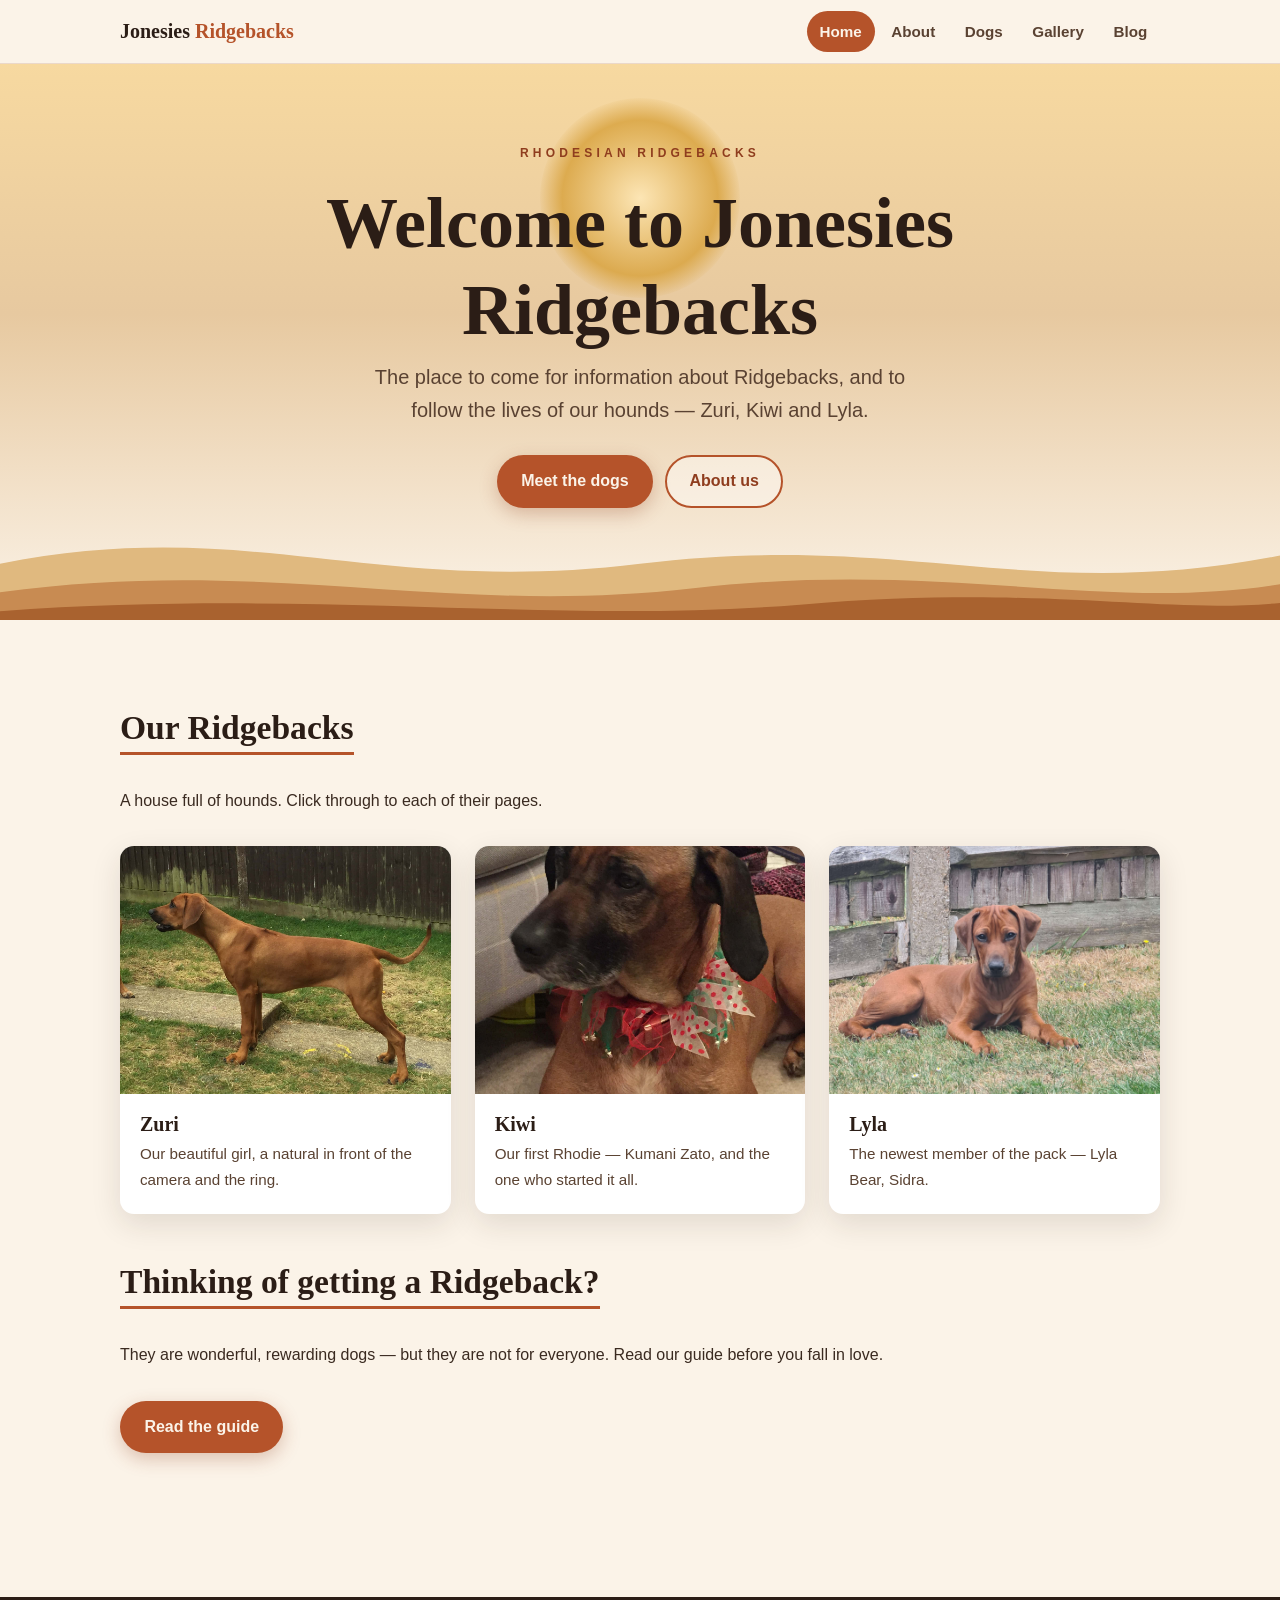
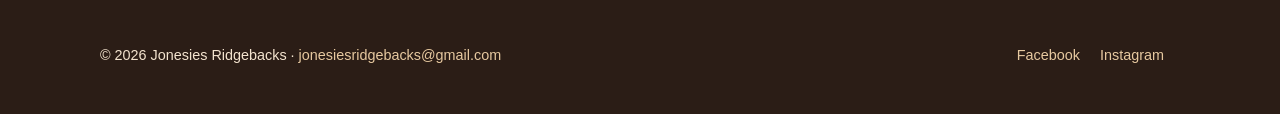
<file: index.html>
<!DOCTYPE html>
<html lang="en-GB">
<head>
  <meta charset="UTF-8">
  <meta name="viewport" content="width=device-width, initial-scale=1.0">
  <title>Jonesies Ridgebacks &middot; Rhodesian Ridgebacks</title>
  <meta name="description" content="Jonesies Ridgebacks - living with, raising and showing Rhodesian Ridgebacks. Meet Zuri, Kiwi and Lyla.">
  <link rel="stylesheet" href="css/site.css">
  <link rel="canonical" href="https://jonesiesridgebacks.co.uk/">
  <link rel="icon" type="image/svg+xml" href="/favicon.svg">
  <link rel="icon" type="image/png" sizes="192x192" href="/icons/icon-192.png">
  <link rel="apple-touch-icon" sizes="180x180" href="/icons/apple-touch-icon.png">
  <link rel="manifest" href="/manifest.json">
  <meta name="apple-mobile-web-app-capable" content="yes">
  <meta name="apple-mobile-web-app-title" content="Jonesies Ridgebacks">
  <meta name="robots" content="index, follow">
  <meta name="theme-color" content="#b5532a">
  <meta name="author" content="Steven Jones">
  <meta property="og:site_name" content="Jonesies Ridgebacks">
  <meta property="og:type" content="website">
  <meta property="og:locale" content="en_GB">
  <meta property="og:title" content="Jonesies Ridgebacks &middot; Rhodesian Ridgebacks">
  <meta property="og:description" content="Living with, raising and showing Rhodesian Ridgebacks. Meet Zuri, Kiwi and Lyla.">
  <meta property="og:url" content="https://jonesiesridgebacks.co.uk/">
  <meta property="og:image" content="https://res.cloudinary.com/drpgpzh1d/image/upload/v1602072969/Rhodesian-Ridgeback-kiw-zuri_2_truirp.jpg">
  <meta name="twitter:card" content="summary_large_image">
  <meta name="twitter:title" content="Jonesies Ridgebacks &middot; Rhodesian Ridgebacks">
  <meta name="twitter:description" content="Living with, raising and showing Rhodesian Ridgebacks. Meet Zuri, Kiwi and Lyla.">
  <meta name="twitter:image" content="https://res.cloudinary.com/drpgpzh1d/image/upload/v1602072969/Rhodesian-Ridgeback-kiw-zuri_2_truirp.jpg">
  <script type="application/ld+json">
  {
    "@context": "https://schema.org",
    "@type": "WebSite",
    "name": "Jonesies Ridgebacks",
    "url": "https://jonesiesridgebacks.co.uk/",
    "description": "Living with, raising and showing Rhodesian Ridgebacks.",
    "inLanguage": "en-GB",
    "publisher": {
      "@type": "Organization",
      "name": "Jonesies Ridgebacks",
      "logo": "https://jonesiesridgebacks.co.uk/favicon.svg",
      "sameAs": [
        "https://www.facebook.com/jonesies.ridgebacks/",
        "https://instagram.com/jonesiesridgebacks/"
      ]
    }
  }
  </script>
</head>
<body>

  <header class="site-header">
    <div class="site-header__inner">
      <a class="brand" href="index.html">Jonesies <span>Ridgebacks</span></a>
      <button class="nav-toggle" aria-expanded="false" aria-controls="site-nav">Menu</button>
      <nav id="site-nav" class="site-nav" aria-label="Primary">
        <a href="index.html" aria-current="page">Home</a>
        <a href="about.html">About</a>
        <a href="dogs.html">Dogs</a>
        <a href="gallery.html">Gallery</a>
        <a href="blog.html">Blog</a>
      </nav>
    </div>
  </header>

  <main>
    <section class="hero">
      <div class="hero__sun" aria-hidden="true"></div>
      <div class="hero__inner">
        <p class="hero__eyebrow">Rhodesian Ridgebacks</p>
        <h1>Welcome to Jonesies Ridgebacks</h1>
        <p class="hero__lead">
          The place to come for information about Ridgebacks, and to follow the
          lives of our hounds &mdash; Zuri, Kiwi and Lyla.
        </p>
        <div class="btn-row">
          <a class="btn btn--primary" href="dogs.html">Meet the dogs</a>
          <a class="btn btn--ghost" href="about.html">About us</a>
        </div>
      </div>
      <svg class="hero__dunes" viewBox="0 0 1440 220" preserveAspectRatio="none" aria-hidden="true">
        <path fill="#e0b97f" d="M0,150 C280,90 420,190 720,150 C1020,110 1160,200 1440,140 L1440,220 L0,220 Z"></path>
        <path fill="#c88b52" d="M0,185 C300,140 500,215 780,180 C1060,145 1240,210 1440,175 L1440,220 L0,220 Z"></path>
        <path fill="#a9622f" d="M0,208 C360,180 620,225 900,200 C1180,175 1300,212 1440,198 L1440,220 L0,220 Z"></path>
      </svg>
    </section>

    <div class="page">
      <section class="section">
        <h2>Our Ridgebacks</h2>
        <p class="page-header">A house full of hounds. Click through to each of their pages.</p>
        <div class="card-grid">
          <a class="card" href="zuri.html">
            <div class="card__media">
              <img data-photo="Zuri" src="images/zuri.png" alt="Zuri the Rhodesian Ridgeback">
            </div>
            <div class="card__body">
              <h3>Zuri</h3>
              <p>Our beautiful girl, a natural in front of the camera and the ring.</p>
            </div>
          </a>
          <a class="card" href="kiwi.html">
            <div class="card__media">
              <img data-photo="Kiwi" src="images/kiwi.png" alt="Kiwi the Rhodesian Ridgeback">
            </div>
            <div class="card__body">
              <h3>Kiwi</h3>
              <p>Our first Rhodie &mdash; Kumani Zato, and the one who started it all.</p>
            </div>
          </a>
          <a class="card" href="lyla.html">
            <div class="card__media">
              <img data-photo="Lyla" src="images/lyla.png" alt="Lyla the Rhodesian Ridgeback">
            </div>
            <div class="card__body">
              <h3>Lyla</h3>
              <p>The newest member of the pack &mdash; Lyla Bear, Sidra.</p>
            </div>
          </a>
        </div>
      </section>

      <section class="section">
        <h2>Thinking of getting a Ridgeback?</h2>
        <p class="page-header">
          They are wonderful, rewarding dogs &mdash; but they are not for everyone.
          Read our guide before you fall in love.
        </p>
        <a class="btn btn--primary" href="about.html">Read the guide</a>
      </section>
    </div>
  </main>

  <footer class="site-footer">
    <div class="site-footer__inner">
      <p>&copy; 2026 Jonesies Ridgebacks &middot;
        <a href="mailto:jonesiesridgebacks@gmail.com">jonesiesridgebacks@gmail.com</a>
      </p>
      <p>
        <a href="https://www.facebook.com/jonesies.ridgebacks/">Facebook</a>
        <a href="https://instagram.com/jonesiesridgebacks/">Instagram</a>
      </p>
    </div>
  </footer>

  <script src="js/main.js"></script>
</body>
</html>
</file>
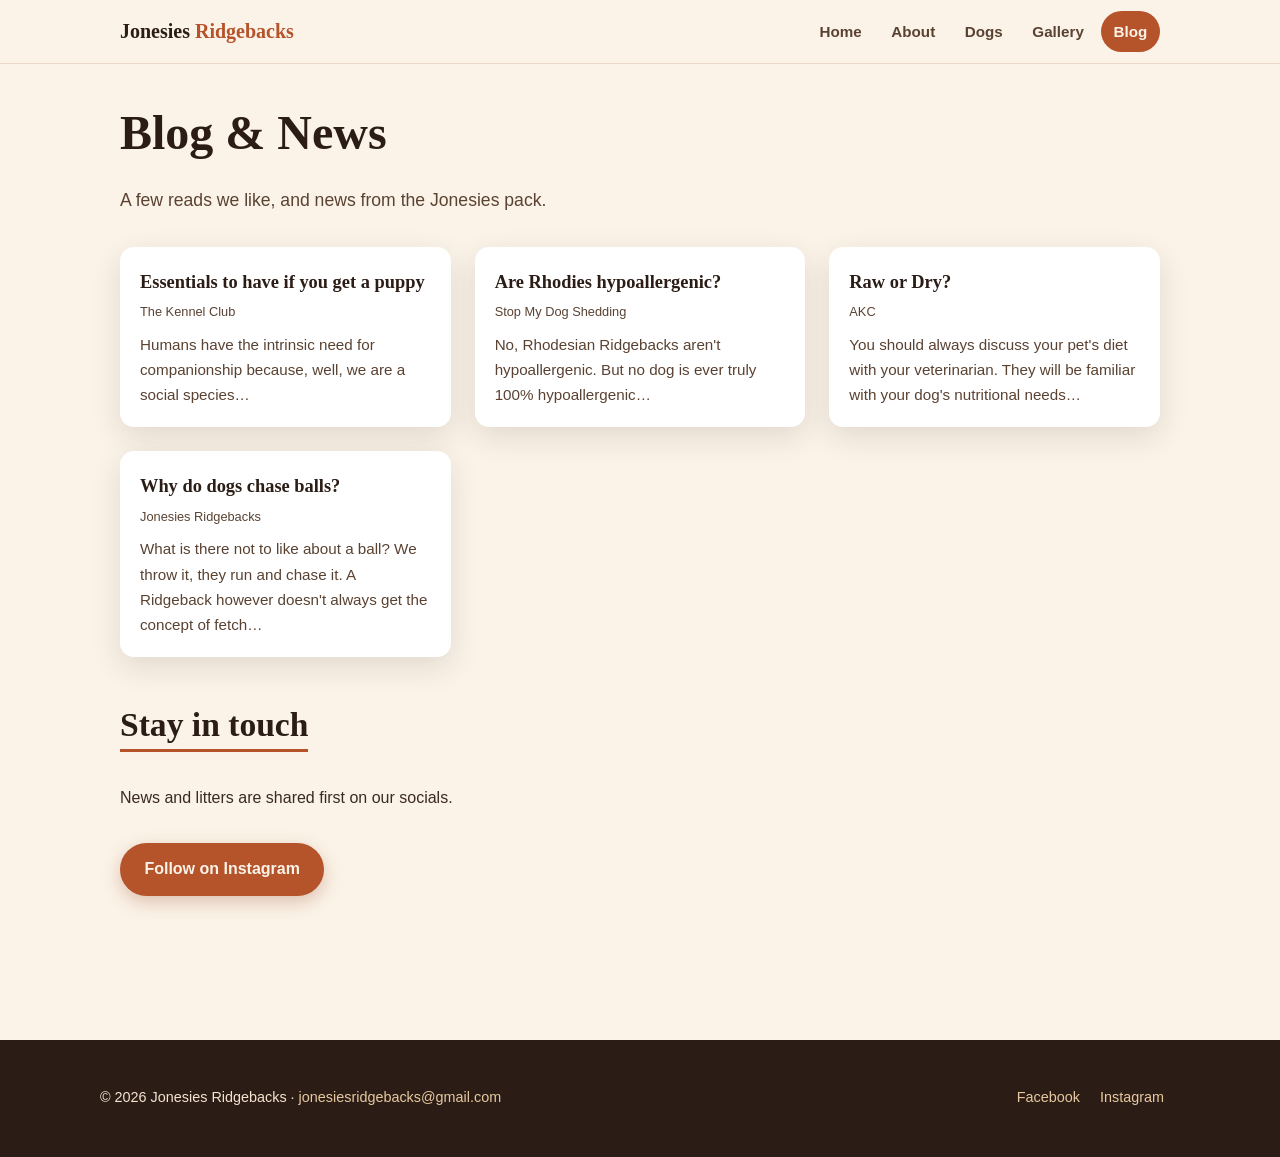
<file: blog.html>
<!DOCTYPE html>
<html lang="en-GB">
<head>
  <meta charset="UTF-8">
  <meta name="viewport" content="width=device-width, initial-scale=1.0">
  <title>Blog &amp; News &middot; Jonesies Ridgebacks</title>
  <meta name="description" content="News and useful reads about Rhodesian Ridgebacks.">
  <link rel="stylesheet" href="css/site.css">
  <link rel="canonical" href="https://jonesiesridgebacks.co.uk/blog.html">
  <link rel="icon" type="image/svg+xml" href="/favicon.svg">
  <link rel="icon" type="image/png" sizes="192x192" href="/icons/icon-192.png">
  <link rel="apple-touch-icon" sizes="180x180" href="/icons/apple-touch-icon.png">
  <link rel="manifest" href="/manifest.json">
  <meta name="apple-mobile-web-app-capable" content="yes">
  <meta name="apple-mobile-web-app-title" content="Jonesies Ridgebacks">
  <meta name="robots" content="index, follow">
  <meta name="theme-color" content="#b5532a">
  <meta name="author" content="Steven Jones">
  <meta property="og:site_name" content="Jonesies Ridgebacks">
  <meta property="og:type" content="website">
  <meta property="og:locale" content="en_GB">
  <meta property="og:title" content="Blog &amp; News &middot; Jonesies Ridgebacks">
  <meta property="og:description" content="News and useful reads about Rhodesian Ridgebacks.">
  <meta property="og:url" content="https://jonesiesridgebacks.co.uk/blog.html">
  <meta property="og:image" content="https://res.cloudinary.com/drpgpzh1d/image/upload/v1602072969/Rhodesian-Ridgeback-kiw-zuri_2_truirp.jpg">
  <meta name="twitter:card" content="summary_large_image">
  <meta name="twitter:title" content="Blog &amp; News &middot; Jonesies Ridgebacks">
  <meta name="twitter:description" content="News and useful reads about Rhodesian Ridgebacks.">
  <meta name="twitter:image" content="https://res.cloudinary.com/drpgpzh1d/image/upload/v1602072969/Rhodesian-Ridgeback-kiw-zuri_2_truirp.jpg">
</head>
<body>

  <header class="site-header">
    <div class="site-header__inner">
      <a class="brand" href="index.html">Jonesies <span>Ridgebacks</span></a>
      <button class="nav-toggle" aria-expanded="false" aria-controls="site-nav">Menu</button>
      <nav id="site-nav" class="site-nav" aria-label="Primary">
        <a href="index.html">Home</a>
        <a href="about.html">About</a>
        <a href="dogs.html">Dogs</a>
        <a href="gallery.html">Gallery</a>
        <a href="blog.html" aria-current="page">Blog</a>
      </nav>
    </div>
  </header>

  <main class="page">
    <div class="page-header">
      <h1>Blog &amp; News</h1>
      <p>A few reads we like, and news from the Jonesies pack.</p>
    </div>

    <div class="post-list">
      <article class="post-item">
        <a class="post-title"
          href="https://www.thekennelclub.org.uk/getting-a-dog/buying-a-dog/essential-equipment-for-your-puppy-or-dog/">
          Essentials to have if you get a puppy</a>
        <div class="post-meta">The Kennel Club</div>
        <p>Humans have the intrinsic need for companionship because, well, we are
          a social species&hellip;</p>
      </article>

      <article class="post-item">
        <a class="post-title" href="https://stopmydogshedding.com/do-rhodesian-ridgebacks-shed-much-hair">
          Are Rhodies hypoallergenic?</a>
        <div class="post-meta">Stop My Dog Shedding</div>
        <p>No, Rhodesian Ridgebacks aren't hypoallergenic. But no dog is ever
          truly 100% hypoallergenic&hellip;</p>
      </article>

      <article class="post-item">
        <a class="post-title" href="https://www.akc.org/expert-advice/nutrition/feed-my-dog-raw-food-or-dog-kibble/">
          Raw or Dry?</a>
        <div class="post-meta">AKC</div>
        <p>You should always discuss your pet's diet with your veterinarian. They
          will be familiar with your dog's nutritional needs&hellip;</p>
      </article>

      <article class="post-item">
        <a class="post-title" href="about.html">Why do dogs chase balls?</a>
        <div class="post-meta">Jonesies Ridgebacks</div>
        <p>What is there not to like about a ball? We throw it, they run and chase
          it. A Ridgeback however doesn't always get the concept of fetch&hellip;</p>
      </article>
    </div>

    <section class="section">
      <h2>Stay in touch</h2>
      <p class="page-header">News and litters are shared first on our socials.</p>
      <a class="btn btn--primary" href="https://instagram.com/jonesiesridgebacks/">Follow on Instagram</a>
    </section>
  </main>

  <footer class="site-footer">
    <div class="site-footer__inner">
      <p>&copy; 2026 Jonesies Ridgebacks &middot;
        <a href="mailto:jonesiesridgebacks@gmail.com">jonesiesridgebacks@gmail.com</a>
      </p>
      <p>
        <a href="https://www.facebook.com/jonesies.ridgebacks/">Facebook</a>
        <a href="https://instagram.com/jonesiesridgebacks/">Instagram</a>
      </p>
    </div>
  </footer>

  <script src="js/main.js"></script>
</body>
</html>
</file>
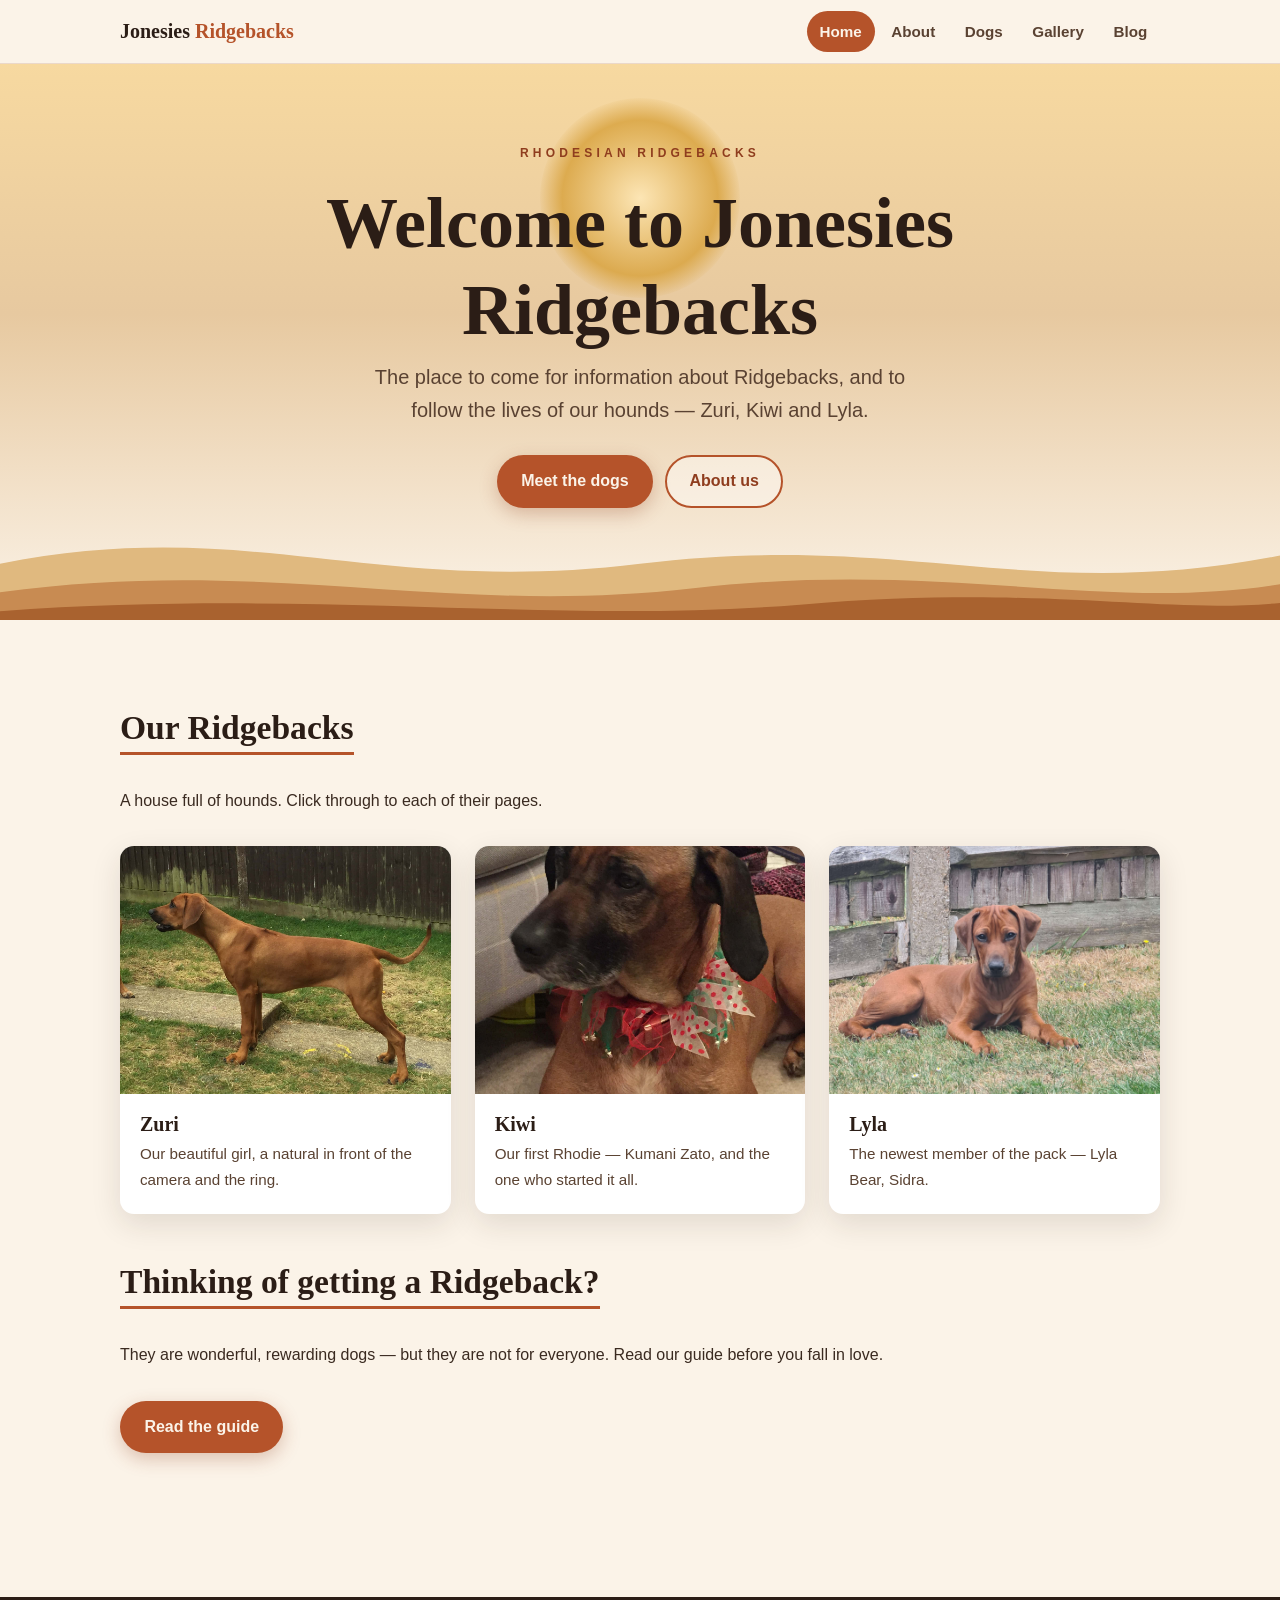
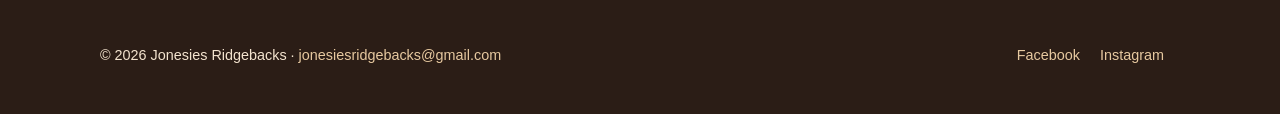
<file: contact.html>
<!DOCTYPE html>
<html lang="en-GB">
<head>
  <meta charset="UTF-8">
  <meta name="viewport" content="width=device-width, initial-scale=1.0">
  <title>Redirecting &middot; Jonesies Ridgebacks</title>
  <link rel="canonical" href="https://jonesiesridgebacks.co.uk/">
  <meta name="robots" content="noindex, follow">
  <meta http-equiv="refresh" content="0; url=/">
  <script>window.location.replace("/");</script>
</head>
<body>
  <p>Redirecting to <a href="/">the Jonesies Ridgebacks home page</a>&hellip;</p>
</body>
</html>
</file>
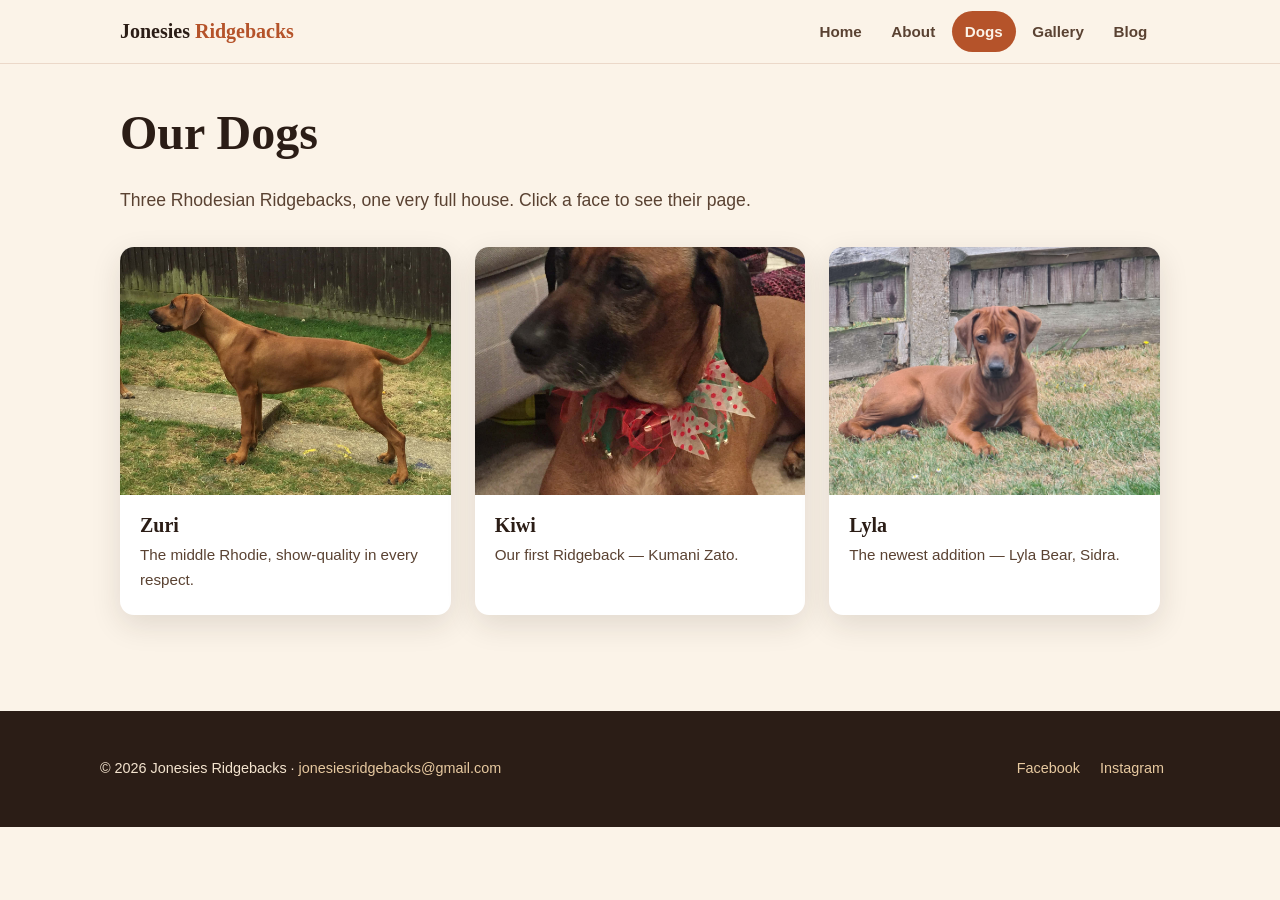
<file: dogs.html>
<!DOCTYPE html>
<html lang="en-GB">
<head>
  <meta charset="UTF-8">
  <meta name="viewport" content="width=device-width, initial-scale=1.0">
  <title>Our Dogs &middot; Jonesies Ridgebacks</title>
  <meta name="description" content="Meet the Jonesies Ridgebacks - Zuri, Kiwi and Lyla.">
  <link rel="stylesheet" href="css/site.css">
  <link rel="canonical" href="https://jonesiesridgebacks.co.uk/dogs.html">
  <link rel="icon" type="image/svg+xml" href="/favicon.svg">
  <link rel="icon" type="image/png" sizes="192x192" href="/icons/icon-192.png">
  <link rel="apple-touch-icon" sizes="180x180" href="/icons/apple-touch-icon.png">
  <link rel="manifest" href="/manifest.json">
  <meta name="apple-mobile-web-app-capable" content="yes">
  <meta name="apple-mobile-web-app-title" content="Jonesies Ridgebacks">
  <meta name="robots" content="index, follow">
  <meta name="theme-color" content="#b5532a">
  <meta name="author" content="Steven Jones">
  <meta property="og:site_name" content="Jonesies Ridgebacks">
  <meta property="og:type" content="website">
  <meta property="og:locale" content="en_GB">
  <meta property="og:title" content="Our Dogs &middot; Jonesies Ridgebacks">
  <meta property="og:description" content="Meet the Jonesies Ridgebacks - Zuri, Kiwi and Lyla.">
  <meta property="og:url" content="https://jonesiesridgebacks.co.uk/dogs.html">
  <meta property="og:image" content="https://res.cloudinary.com/drpgpzh1d/image/upload/v1602072969/Rhodesian-Ridgeback-kiw-zuri_2_truirp.jpg">
  <meta name="twitter:card" content="summary_large_image">
  <meta name="twitter:title" content="Our Dogs &middot; Jonesies Ridgebacks">
  <meta name="twitter:description" content="Meet the Jonesies Ridgebacks - Zuri, Kiwi and Lyla.">
  <meta name="twitter:image" content="https://res.cloudinary.com/drpgpzh1d/image/upload/v1602072969/Rhodesian-Ridgeback-kiw-zuri_2_truirp.jpg">
</head>
<body>

  <header class="site-header">
    <div class="site-header__inner">
      <a class="brand" href="index.html">Jonesies <span>Ridgebacks</span></a>
      <button class="nav-toggle" aria-expanded="false" aria-controls="site-nav">Menu</button>
      <nav id="site-nav" class="site-nav" aria-label="Primary">
        <a href="index.html">Home</a>
        <a href="about.html">About</a>
        <a href="dogs.html" aria-current="page">Dogs</a>
        <a href="gallery.html">Gallery</a>
        <a href="blog.html">Blog</a>
      </nav>
    </div>
  </header>

  <main class="page">
    <div class="page-header">
      <h1>Our Dogs</h1>
      <p>Three Rhodesian Ridgebacks, one very full house. Click a face to see
        their page.</p>
    </div>

    <div class="card-grid">
      <a class="card" href="zuri.html">
        <div class="card__media">
          <img data-photo="Zuri" src="images/zuri.png" alt="Zuri the Rhodesian Ridgeback">
        </div>
        <div class="card__body">
          <h3>Zuri</h3>
          <p>The middle Rhodie, show-quality in every respect.</p>
        </div>
      </a>
      <a class="card" href="kiwi.html">
        <div class="card__media">
          <img data-photo="Kiwi" src="images/kiwi.png" alt="Kiwi the Rhodesian Ridgeback">
        </div>
        <div class="card__body">
          <h3>Kiwi</h3>
          <p>Our first Ridgeback &mdash; Kumani Zato.</p>
        </div>
      </a>
      <a class="card" href="lyla.html">
        <div class="card__media">
          <img data-photo="Lyla" src="images/lyla.png" alt="Lyla the Rhodesian Ridgeback">
        </div>
        <div class="card__body">
          <h3>Lyla</h3>
          <p>The newest addition &mdash; Lyla Bear, Sidra.</p>
        </div>
      </a>
    </div>
  </main>

  <footer class="site-footer">
    <div class="site-footer__inner">
      <p>&copy; 2026 Jonesies Ridgebacks &middot;
        <a href="mailto:jonesiesridgebacks@gmail.com">jonesiesridgebacks@gmail.com</a>
      </p>
      <p>
        <a href="https://www.facebook.com/jonesies.ridgebacks/">Facebook</a>
        <a href="https://instagram.com/jonesiesridgebacks/">Instagram</a>
      </p>
    </div>
  </footer>

  <script src="js/main.js"></script>
</body>
</html>
</file>
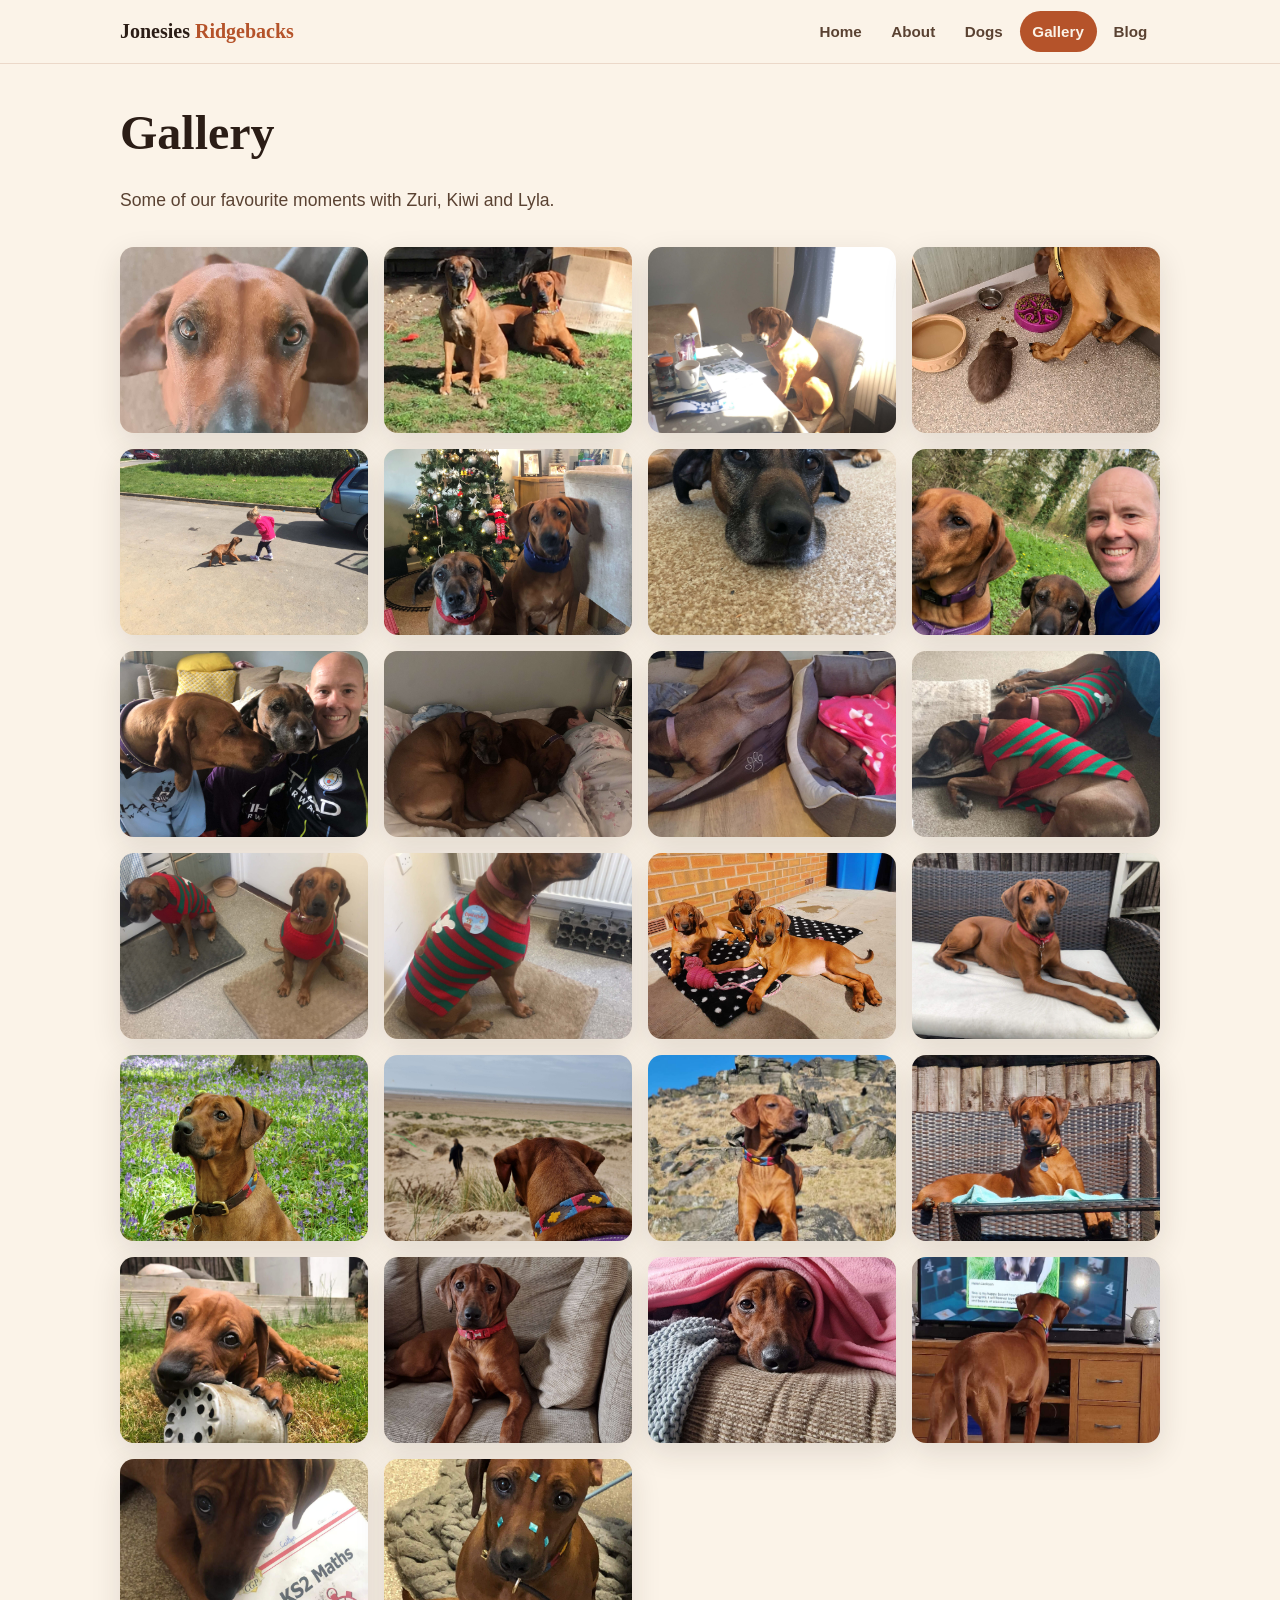
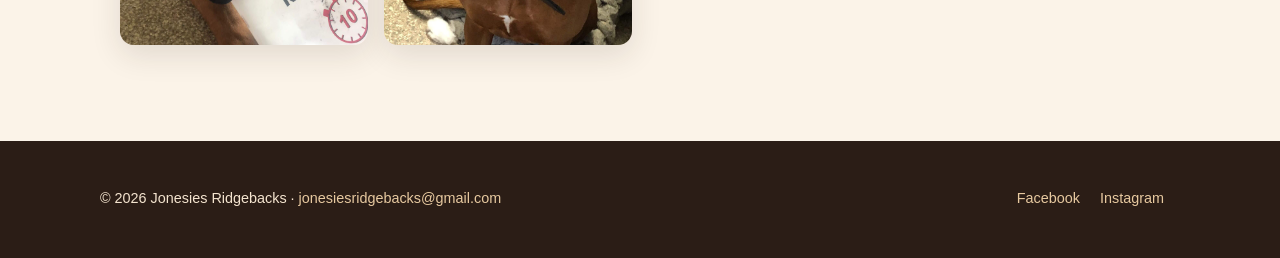
<file: gallery.html>
<!DOCTYPE html>
<html lang="en-GB">
<head>
  <meta charset="UTF-8">
  <meta name="viewport" content="width=device-width, initial-scale=1.0">
  <title>Gallery &middot; Jonesies Ridgebacks</title>
  <meta name="description" content="Photo gallery of the Jonesies Ridgebacks - Zuri, Kiwi and Lyla.">
  <link rel="stylesheet" href="css/site.css">
  <link rel="canonical" href="https://jonesiesridgebacks.co.uk/gallery.html">
  <link rel="icon" type="image/svg+xml" href="/favicon.svg">
  <link rel="icon" type="image/png" sizes="192x192" href="/icons/icon-192.png">
  <link rel="apple-touch-icon" sizes="180x180" href="/icons/apple-touch-icon.png">
  <link rel="manifest" href="/manifest.json">
  <meta name="apple-mobile-web-app-capable" content="yes">
  <meta name="apple-mobile-web-app-title" content="Jonesies Ridgebacks">
  <meta name="robots" content="index, follow">
  <meta name="theme-color" content="#b5532a">
  <meta name="author" content="Steven Jones">
  <meta property="og:site_name" content="Jonesies Ridgebacks">
  <meta property="og:type" content="website">
  <meta property="og:locale" content="en_GB">
  <meta property="og:title" content="Gallery &middot; Jonesies Ridgebacks">
  <meta property="og:description" content="Photo gallery of the Jonesies Ridgebacks - Zuri, Kiwi and Lyla.">
  <meta property="og:url" content="https://jonesiesridgebacks.co.uk/gallery.html">
  <meta property="og:image" content="https://res.cloudinary.com/drpgpzh1d/image/upload/v1602072969/Rhodesian-Ridgeback-kiw-zuri_2_truirp.jpg">
  <meta name="twitter:card" content="summary_large_image">
  <meta name="twitter:title" content="Gallery &middot; Jonesies Ridgebacks">
  <meta name="twitter:description" content="Photo gallery of the Jonesies Ridgebacks.">
  <meta name="twitter:image" content="https://res.cloudinary.com/drpgpzh1d/image/upload/v1602072969/Rhodesian-Ridgeback-kiw-zuri_2_truirp.jpg">
</head>
<body>

  <header class="site-header">
    <div class="site-header__inner">
      <a class="brand" href="index.html">Jonesies <span>Ridgebacks</span></a>
      <button class="nav-toggle" aria-expanded="false" aria-controls="site-nav">Menu</button>
      <nav id="site-nav" class="site-nav" aria-label="Primary">
        <a href="index.html">Home</a>
        <a href="about.html">About</a>
        <a href="dogs.html">Dogs</a>
        <a href="gallery.html" aria-current="page">Gallery</a>
        <a href="blog.html">Blog</a>
      </nav>
    </div>
  </header>

  <main class="page">
    <div class="page-header">
      <h1>Gallery</h1>
      <p>Some of our favourite moments with Zuri, Kiwi and Lyla.</p>
    </div>

    <div class="dog-gallery">
      <figure><img data-photo="Zuri" src="images/zuri-ears.jpg" alt="Zuri with her ears up"></figure>
      <figure><img data-photo="Zuri in the sun" src="images/sunloving.jpg" alt="A Ridgeback enjoying the sunshine"></figure>
      <figure><img data-photo="Zuri at the table" src="images/zuri-waiting-table.jpg" alt="Zuri waiting at the table"></figure>
      <figure><img data-photo="Zuri and her bunny" src="images/zuriandbunny.jpg" alt="Zuri with her bunny"></figure>
      <figure><img data-photo="Zuri and friends" src="images/zuriandc.jpg" alt="Zuri and friends"></figure>
      <figure><img data-photo="Zuri and Kiwi" src="images/zuri-kiwi.jpg" alt="Zuri and Kiwi together"></figure>
      <figure><img data-photo="Kiwi" src="images/kiwi-old-bear.jpg" alt="Kiwi, our old bear"></figure>
      <figure><img data-photo="Kiwi on the run" src="images/kiwi-run.jpg" alt="Kiwi on the run"></figure>
      <figure><img data-photo="City dogs" src="images/citydogs.jpg" alt="The dogs in the city"></figure>
      <figure><img data-photo="The hounds on the bed" src="images/dogs-on-bed.jpg" alt="The dogs on the bed"></figure>
      <figure><img data-photo="The hounds on the beds" src="images/dog-beds.jpg" alt="The dogs on their beds"></figure>
      <figure><img data-photo="Christmas hounds" src="images/xmasdogs1.jpg" alt="The dogs at Christmas"></figure>
      <figure><img data-photo="Christmas hounds" src="images/xmasdogs2.jpg" alt="The dogs at Christmas"></figure>
      <figure><img data-photo="Christmas hounds" src="images/xmasdogs3.jpg" alt="The dogs at Christmas"></figure>
      <figure><img data-photo="Lyla as a puppy" src="images/lyla-puppy-pose.jpg" alt="Lyla as a puppy"></figure>
      <figure><img data-photo="Lyla posing" src="images/lyla-posing.jpg" alt="Lyla posing"></figure>
      <figure><img data-photo="Lyla in the bluebells" src="images/lyla-bluebells.jpg" alt="Lyla among the bluebells"></figure>
      <figure><img data-photo="Lyla at the beach" src="images/lyla-beach.jpg" alt="Lyla at the beach"></figure>
      <figure><img data-photo="Lyla on the rocks" src="images/lyla-rock-pose.jpg" alt="Lyla sitting on the rocks"></figure>
      <figure><img data-photo="Lyla on the garden seat" src="images/lyla-gardenseat.jpg" alt="Lyla on the garden seat"></figure>
      <figure><img data-photo="Lyla in the plant pot" src="images/lyla-plantpot.jpg" alt="Lyla sitting in a plant pot"></figure>
      <figure><img data-photo="Lyla on the sofa" src="images/lyla-sofa.jpg" alt="Lyla on the sofa"></figure>
      <figure><img data-photo="Lyla on her blanket" src="images/lyla-blanket.jpg" alt="Lyla on her blanket"></figure>
      <figure><img data-photo="Lyla watching TV" src="images/lyla-tv.jpg" alt="Lyla watching television"></figure>
      <figure><img data-photo="Lyla ate my homework" src="images/lyla-ate-my-homework.jpg" alt="Lyla after eating homework"></figure>
      <figure><img data-photo="Lyla" src="images/lyla-stickypads.jpg" alt="Lyla"></figure>
    </div>
  </main>

  <footer class="site-footer">
    <div class="site-footer__inner">
      <p>&copy; 2026 Jonesies Ridgebacks &middot;
        <a href="mailto:jonesiesridgebacks@gmail.com">jonesiesridgebacks@gmail.com</a>
      </p>
      <p>
        <a href="https://www.facebook.com/jonesies.ridgebacks/">Facebook</a>
        <a href="https://instagram.com/jonesiesridgebacks/">Instagram</a>
      </p>
    </div>
  </footer>

  <script src="js/main.js"></script>
</body>
</html>
</file>
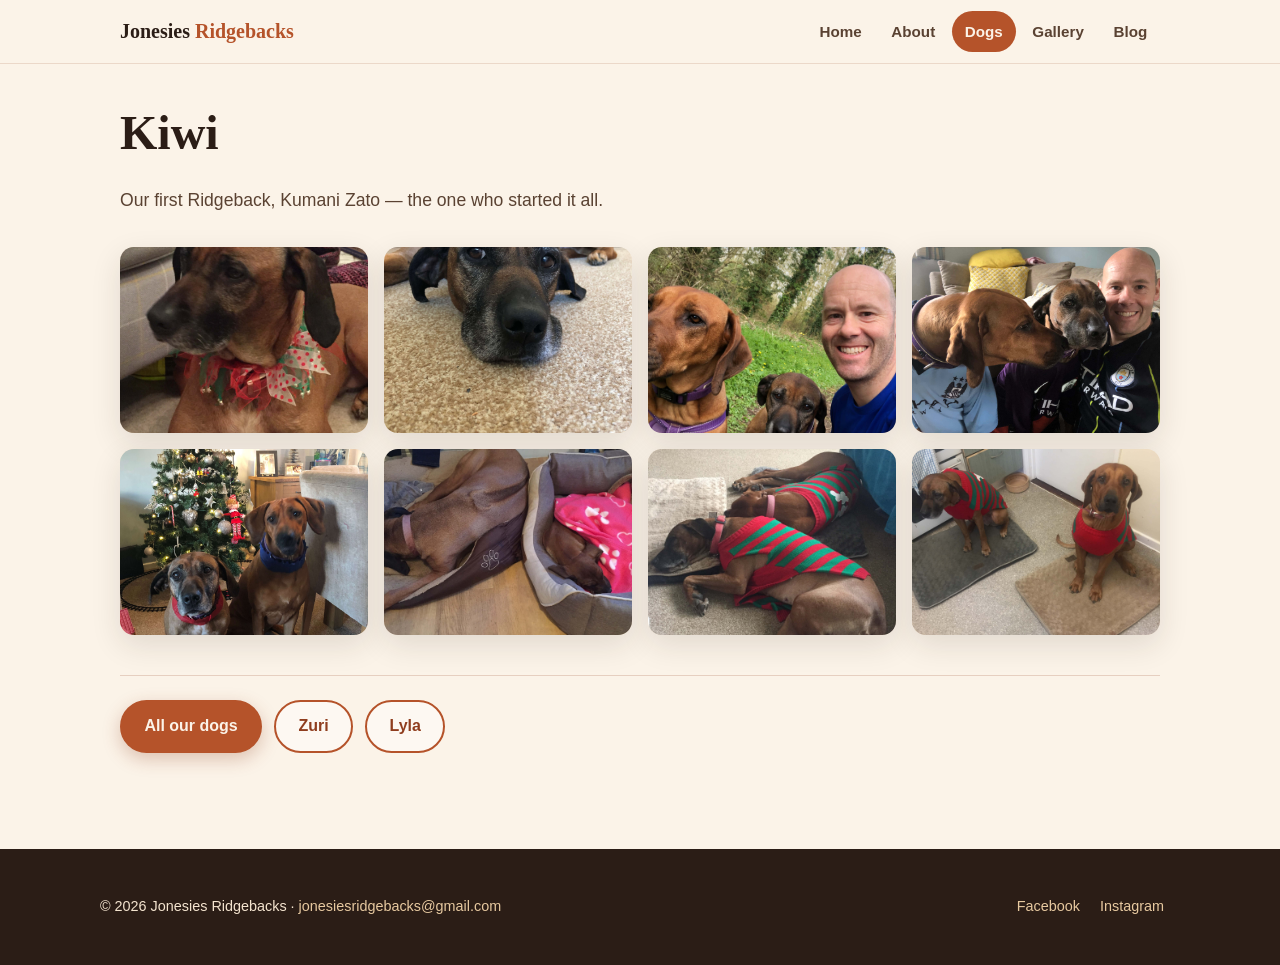
<file: kiwi.html>
<!DOCTYPE html>
<html lang="en-GB">
<head>
  <meta charset="UTF-8">
  <meta name="viewport" content="width=device-width, initial-scale=1.0">
  <title>Kiwi &middot; Jonesies Ridgebacks</title>
  <meta name="description" content="Kiwi - Kumani Zato, our first Ridgeback.">
  <link rel="stylesheet" href="css/site.css">
  <link rel="canonical" href="https://jonesiesridgebacks.co.uk/kiwi.html">
  <link rel="icon" type="image/svg+xml" href="/favicon.svg">
  <link rel="icon" type="image/png" sizes="192x192" href="/icons/icon-192.png">
  <link rel="apple-touch-icon" sizes="180x180" href="/icons/apple-touch-icon.png">
  <link rel="manifest" href="/manifest.json">
  <meta name="apple-mobile-web-app-capable" content="yes">
  <meta name="apple-mobile-web-app-title" content="Jonesies Ridgebacks">
  <meta name="robots" content="index, follow">
  <meta name="theme-color" content="#b5532a">
  <meta name="author" content="Steven Jones">
  <meta property="og:site_name" content="Jonesies Ridgebacks">
  <meta property="og:type" content="website">
  <meta property="og:locale" content="en_GB">
  <meta property="og:title" content="Kiwi &middot; Jonesies Ridgebacks">
  <meta property="og:description" content="Kiwi - Kumani Zato, our first Ridgeback.">
  <meta property="og:url" content="https://jonesiesridgebacks.co.uk/kiwi.html">
  <meta property="og:image" content="https://res.cloudinary.com/drpgpzh1d/image/upload/v1602072969/Rhodesian-Ridgeback-kiw-zuri_2_truirp.jpg">
  <meta name="twitter:card" content="summary_large_image">
  <meta name="twitter:title" content="Kiwi &middot; Jonesies Ridgebacks">
  <meta name="twitter:description" content="Kiwi - Kumani Zato, our first Ridgeback.">
  <meta name="twitter:image" content="https://res.cloudinary.com/drpgpzh1d/image/upload/v1602072969/Rhodesian-Ridgeback-kiw-zuri_2_truirp.jpg">
</head>
<body>

  <header class="site-header">
    <div class="site-header__inner">
      <a class="brand" href="index.html">Jonesies <span>Ridgebacks</span></a>
      <button class="nav-toggle" aria-expanded="false" aria-controls="site-nav">Menu</button>
      <nav id="site-nav" class="site-nav" aria-label="Primary">
        <a href="index.html">Home</a>
        <a href="about.html">About</a>
        <a href="dogs.html" aria-current="page">Dogs</a>
        <a href="gallery.html">Gallery</a>
        <a href="blog.html">Blog</a>
      </nav>
    </div>
  </header>

  <main class="page">
    <div class="page-header">
      <h1>Kiwi</h1>
      <p>Our first Ridgeback, Kumani Zato &mdash; the one who started it all.</p>
    </div>

    <div class="dog-gallery">
      <figure><img data-photo="Kiwi" src="images/kiwi.png" alt="Kiwi the Rhodesian Ridgeback"></figure>
      <figure><img data-photo="Kiwi" src="images/kiwi-old-bear.jpg" alt="Kiwi, our old bear"></figure>
      <figure><img data-photo="Kiwi on the run" src="images/kiwi-run.jpg" alt="Kiwi on the run"></figure>
      <figure><img data-photo="City dogs" src="images/citydogs.jpg" alt="The dogs in the city"></figure>
      <figure><img data-photo="Kiwi and Zuri" src="images/zuri-kiwi.jpg" alt="Kiwi and Zuri together"></figure>
      <figure><img data-photo="The hounds on the beds" src="images/dog-beds.jpg" alt="The dogs on their beds"></figure>
      <figure><img data-photo="Christmas hounds" src="images/xmasdogs1.jpg" alt="The dogs at Christmas"></figure>
      <figure><img data-photo="Christmas hounds" src="images/xmasdogs2.jpg" alt="The dogs at Christmas"></figure>
    </div>

    <nav class="dog-nav" aria-label="Dog pages">
      <a class="btn btn--primary" href="dogs.html">All our dogs</a>
      <a class="btn btn--ghost" href="zuri.html">Zuri</a>
      <a class="btn btn--ghost" href="lyla.html">Lyla</a>
    </nav>
  </main>

  <footer class="site-footer">
    <div class="site-footer__inner">
      <p>&copy; 2026 Jonesies Ridgebacks &middot;
        <a href="mailto:jonesiesridgebacks@gmail.com">jonesiesridgebacks@gmail.com</a>
      </p>
      <p>
        <a href="https://www.facebook.com/jonesies.ridgebacks/">Facebook</a>
        <a href="https://instagram.com/jonesiesridgebacks/">Instagram</a>
      </p>
    </div>
  </footer>

  <script src="js/main.js"></script>
</body>
</html>
</file>
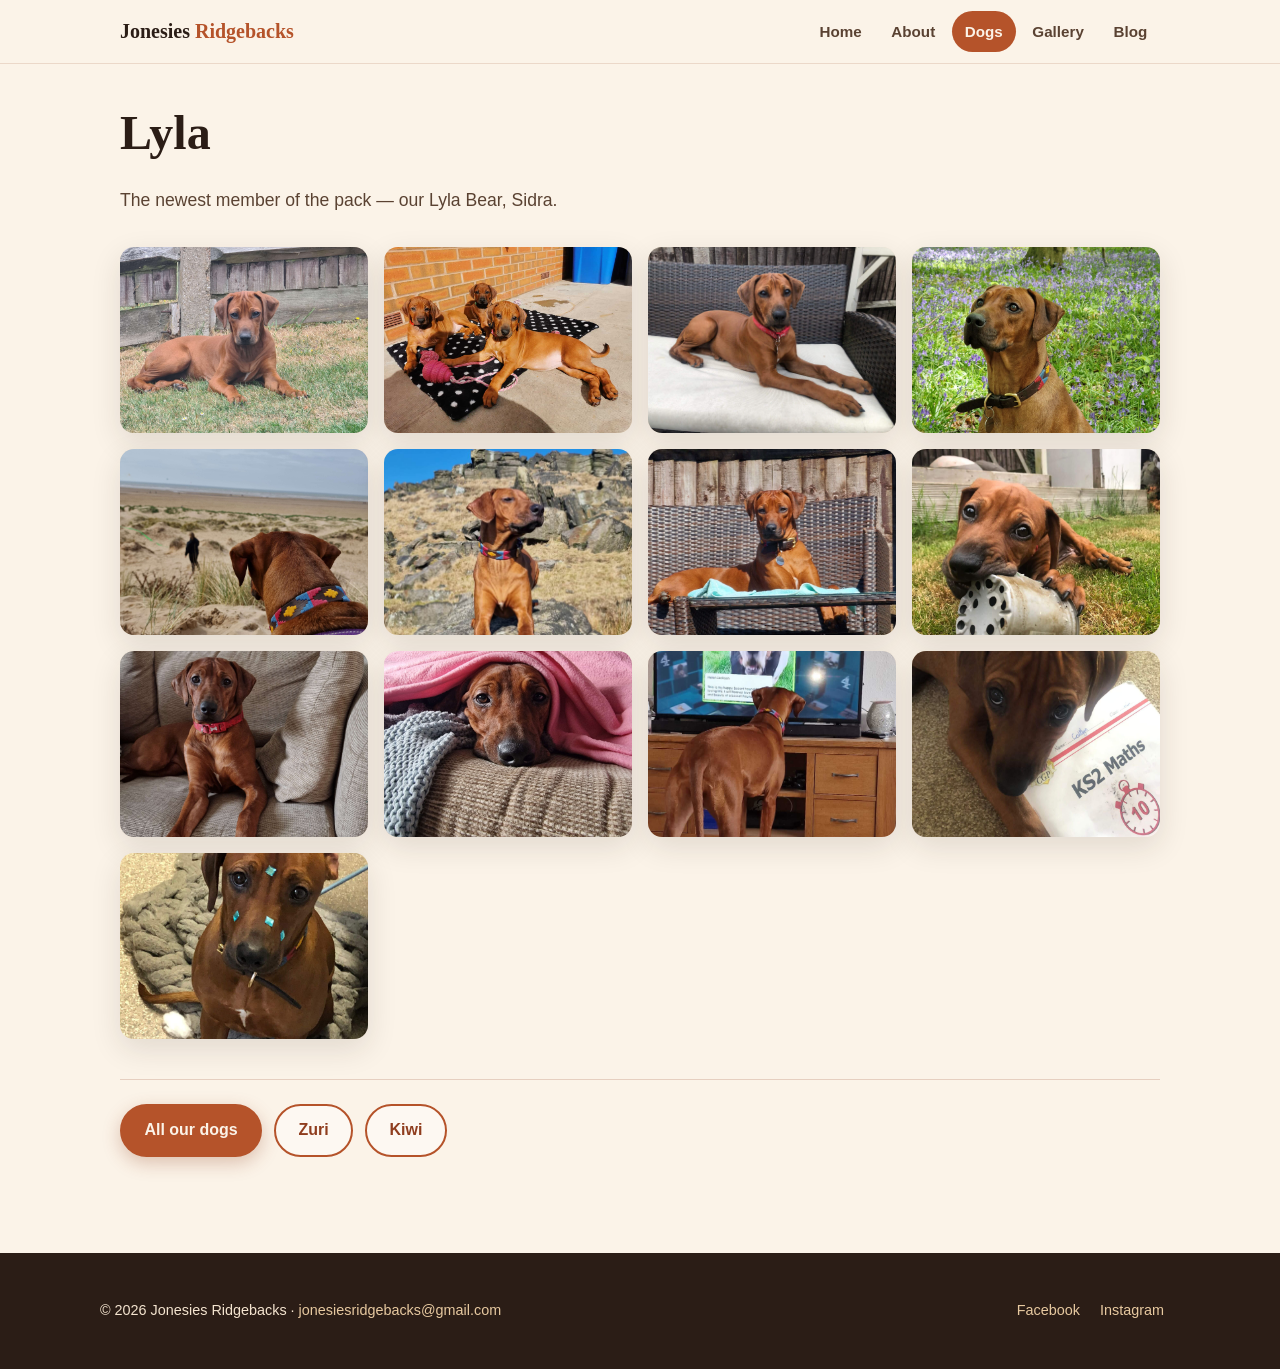
<file: lyla.html>
<!DOCTYPE html>
<html lang="en-GB">
<head>
  <meta charset="UTF-8">
  <meta name="viewport" content="width=device-width, initial-scale=1.0">
  <title>Lyla &middot; Jonesies Ridgebacks</title>
  <meta name="description" content="Lyla - our newest Rhodesian Ridgeback, Lyla Bear Sidra.">
  <link rel="stylesheet" href="css/site.css">
  <link rel="canonical" href="https://jonesiesridgebacks.co.uk/lyla.html">
  <link rel="icon" type="image/svg+xml" href="/favicon.svg">
  <link rel="icon" type="image/png" sizes="192x192" href="/icons/icon-192.png">
  <link rel="apple-touch-icon" sizes="180x180" href="/icons/apple-touch-icon.png">
  <link rel="manifest" href="/manifest.json">
  <meta name="apple-mobile-web-app-capable" content="yes">
  <meta name="apple-mobile-web-app-title" content="Jonesies Ridgebacks">
  <meta name="robots" content="index, follow">
  <meta name="theme-color" content="#b5532a">
  <meta name="author" content="Steven Jones">
  <meta property="og:site_name" content="Jonesies Ridgebacks">
  <meta property="og:type" content="website">
  <meta property="og:locale" content="en_GB">
  <meta property="og:title" content="Lyla &middot; Jonesies Ridgebacks">
  <meta property="og:description" content="Lyla - our newest Rhodesian Ridgeback, Lyla Bear Sidra.">
  <meta property="og:url" content="https://jonesiesridgebacks.co.uk/lyla.html">
  <meta property="og:image" content="https://res.cloudinary.com/drpgpzh1d/image/upload/v1602072969/Rhodesian-Ridgeback-kiw-zuri_2_truirp.jpg">
  <meta name="twitter:card" content="summary_large_image">
  <meta name="twitter:title" content="Lyla &middot; Jonesies Ridgebacks">
  <meta name="twitter:description" content="Lyla - our newest Rhodesian Ridgeback, Lyla Bear Sidra.">
  <meta name="twitter:image" content="https://res.cloudinary.com/drpgpzh1d/image/upload/v1602072969/Rhodesian-Ridgeback-kiw-zuri_2_truirp.jpg">
</head>
<body>

  <header class="site-header">
    <div class="site-header__inner">
      <a class="brand" href="index.html">Jonesies <span>Ridgebacks</span></a>
      <button class="nav-toggle" aria-expanded="false" aria-controls="site-nav">Menu</button>
      <nav id="site-nav" class="site-nav" aria-label="Primary">
        <a href="index.html">Home</a>
        <a href="about.html">About</a>
        <a href="dogs.html" aria-current="page">Dogs</a>
        <a href="gallery.html">Gallery</a>
        <a href="blog.html">Blog</a>
      </nav>
    </div>
  </header>

  <main class="page">
    <div class="page-header">
      <h1>Lyla</h1>
      <p>The newest member of the pack &mdash; our Lyla Bear, Sidra.</p>
    </div>

    <div class="dog-gallery">
      <figure><img data-photo="Lyla" src="images/lyla.png" alt="Lyla the Rhodesian Ridgeback"></figure>
      <figure><img data-photo="Lyla as a puppy" src="images/lyla-puppy-pose.jpg" alt="Lyla as a puppy"></figure>
      <figure><img data-photo="Lyla posing" src="images/lyla-posing.jpg" alt="Lyla posing"></figure>
      <figure><img data-photo="Lyla in the bluebells" src="images/lyla-bluebells.jpg" alt="Lyla among the bluebells"></figure>
      <figure><img data-photo="Lyla at the beach" src="images/lyla-beach.jpg" alt="Lyla at the beach"></figure>
      <figure><img data-photo="Lyla on the rocks" src="images/lyla-rock-pose.jpg" alt="Lyla sitting on the rocks"></figure>
      <figure><img data-photo="Lyla on the garden seat" src="images/lyla-gardenseat.jpg" alt="Lyla on the garden seat"></figure>
      <figure><img data-photo="Lyla in the plant pot" src="images/lyla-plantpot.jpg" alt="Lyla sitting in a plant pot"></figure>
      <figure><img data-photo="Lyla on the sofa" src="images/lyla-sofa.jpg" alt="Lyla on the sofa"></figure>
      <figure><img data-photo="Lyla on her blanket" src="images/lyla-blanket.jpg" alt="Lyla on her blanket"></figure>
      <figure><img data-photo="Lyla watching TV" src="images/lyla-tv.jpg" alt="Lyla watching television"></figure>
      <figure><img data-photo="Lyla ate my homework" src="images/lyla-ate-my-homework.jpg" alt="Lyla after eating homework"></figure>
      <figure><img data-photo="Lyla" src="images/lyla-stickypads.jpg" alt="Lyla"></figure>
    </div>

    <nav class="dog-nav" aria-label="Dog pages">
      <a class="btn btn--primary" href="dogs.html">All our dogs</a>
      <a class="btn btn--ghost" href="zuri.html">Zuri</a>
      <a class="btn btn--ghost" href="kiwi.html">Kiwi</a>
    </nav>
  </main>

  <footer class="site-footer">
    <div class="site-footer__inner">
      <p>&copy; 2026 Jonesies Ridgebacks &middot;
        <a href="mailto:jonesiesridgebacks@gmail.com">jonesiesridgebacks@gmail.com</a>
      </p>
      <p>
        <a href="https://www.facebook.com/jonesies.ridgebacks/">Facebook</a>
        <a href="https://instagram.com/jonesiesridgebacks/">Instagram</a>
      </p>
    </div>
  </footer>

  <script src="js/main.js"></script>
</body>
</html>
</file>
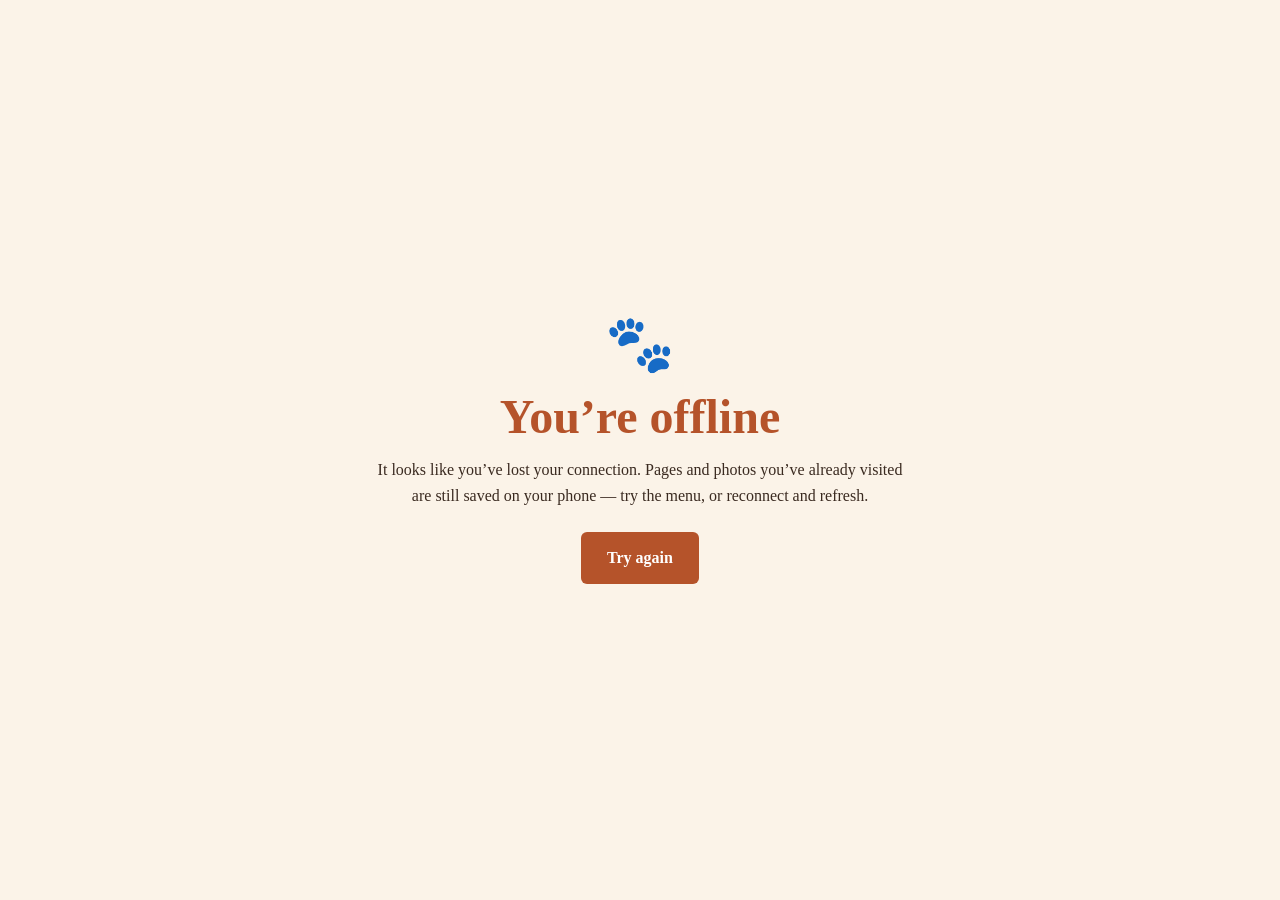
<file: offline.html>
<!DOCTYPE html>
<html lang="en-GB">
<head>
  <meta charset="UTF-8">
  <meta name="viewport" content="width=device-width, initial-scale=1.0">
  <title>Offline &middot; Jonesies Ridgebacks</title>
  <meta name="robots" content="noindex, nofollow">
  <link rel="icon" type="image/svg+xml" href="/favicon.svg">
  <link rel="icon" type="image/png" sizes="192x192" href="/icons/icon-192.png">
  <link rel="apple-touch-icon" sizes="180x180" href="/icons/apple-touch-icon.png">
  <link rel="manifest" href="/manifest.json">
  <meta name="theme-color" content="#b5532a">
  <link rel="stylesheet" href="/css/site.css">
  <style>
    body {
      background: #fbf3e8;
      color: #3a2a20;
      font-family: Georgia, "Times New Roman", serif;
      margin: 0;
      padding: 0;
    }
    .offline-wrap {
      min-height: 100vh;
      display: flex;
      flex-direction: column;
      align-items: center;
      justify-content: center;
      text-align: center;
      padding: 2rem;
      box-sizing: border-box;
    }
    .offline-emoji {
      font-size: 3.5rem;
      line-height: 1;
      margin-bottom: 1rem;
    }
    .offline-wrap h1 {
      color: #b5532a;
      margin: 0 0 0.75rem;
    }
    .offline-wrap p {
      max-width: 34rem;
      line-height: 1.6;
      margin: 0 auto 1.5rem;
    }
    .offline-btn {
      display: inline-block;
      background: #b5532a;
      color: #fff;
      text-decoration: none;
      padding: 0.8rem 1.6rem;
      border-radius: 6px;
      font-weight: bold;
    }
  </style>
</head>
<body>

  <main class="offline-wrap">
    <div class="offline-emoji" aria-hidden="true">🐾</div>
    <h1>You&rsquo;re offline</h1>
    <p>
      It looks like you&rsquo;ve lost your connection. Pages and photos
      you&rsquo;ve already visited are still saved on your phone &mdash; try the
      menu, or reconnect and refresh.
    </p>
    <a class="offline-btn" href="/">Try again</a>
  </main>

</body>
</html>
</file>
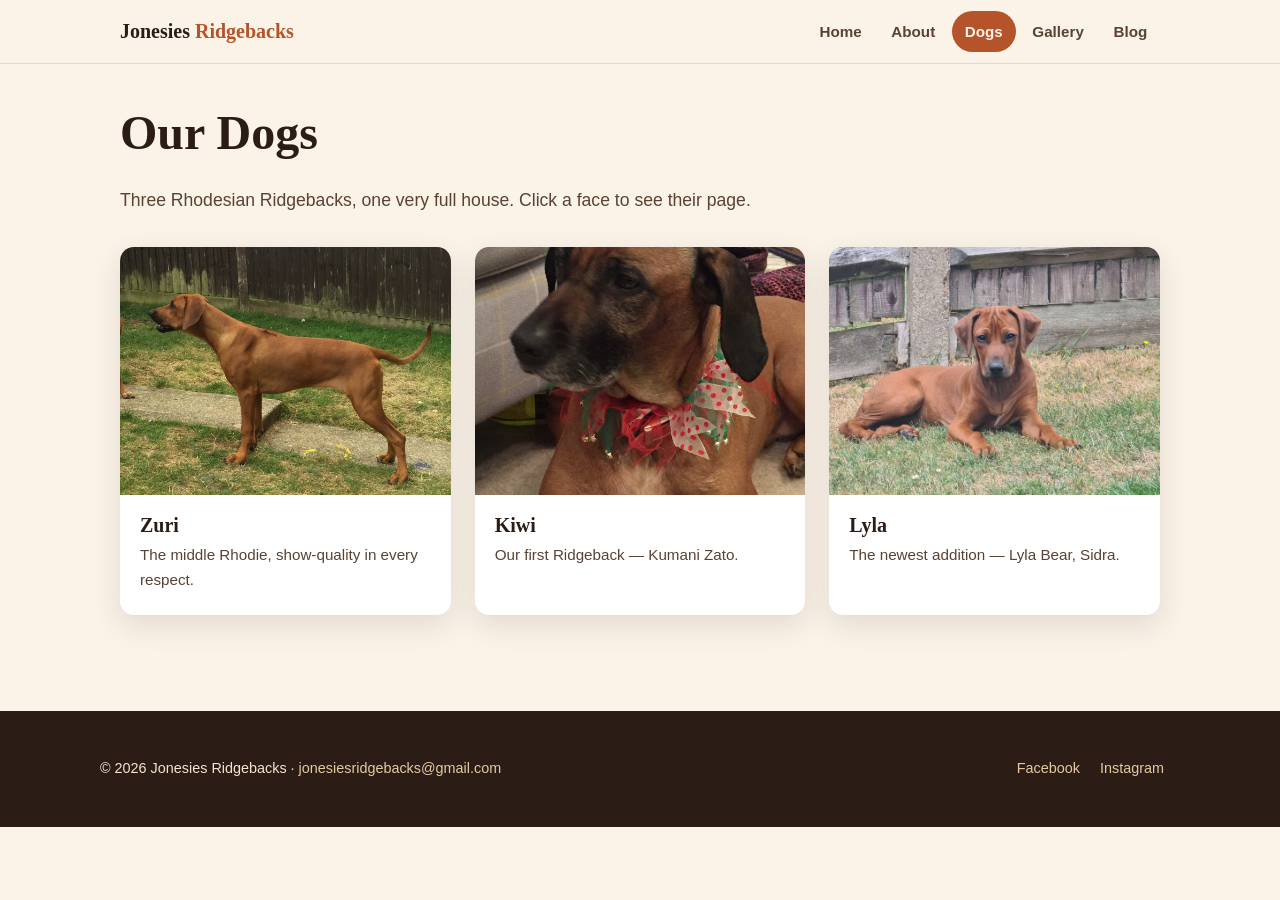
<file: our-dogs.html>
<!DOCTYPE html>
<html lang="en-GB">
<head>
  <meta charset="UTF-8">
  <meta name="viewport" content="width=device-width, initial-scale=1.0">
  <title>Redirecting &middot; Jonesies Ridgebacks</title>
  <link rel="canonical" href="https://jonesiesridgebacks.co.uk/dogs.html">
  <meta name="robots" content="noindex, follow">
  <meta http-equiv="refresh" content="0; url=/dogs.html">
  <script>window.location.replace("/dogs.html");</script>
</head>
<body>
  <p>Redirecting to <a href="/dogs.html">Our Dogs</a>&hellip;</p>
</body>
</html>
</file>
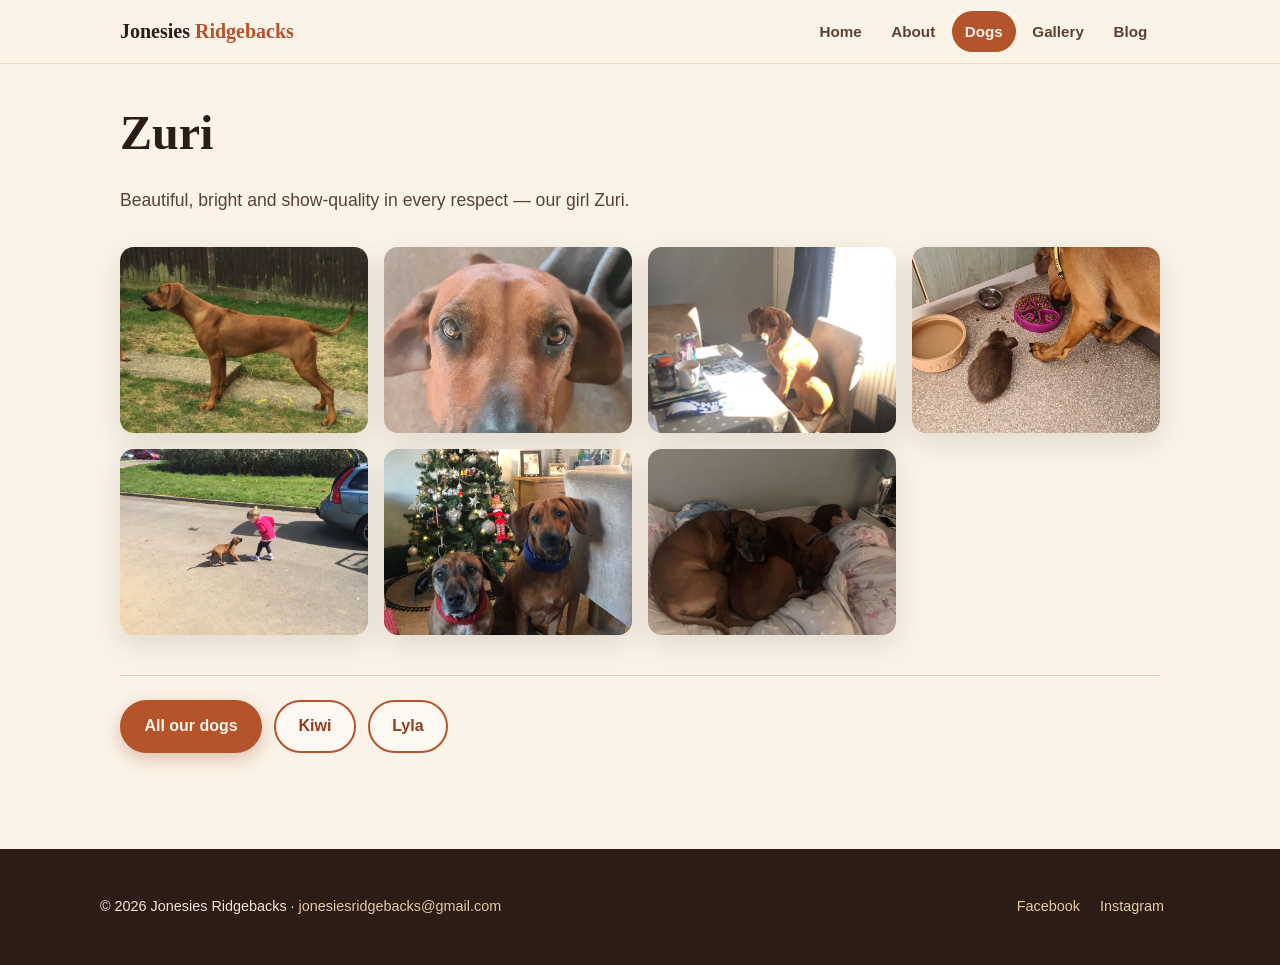
<file: zuri.html>
<!DOCTYPE html>
<html lang="en-GB">
<head>
  <meta charset="UTF-8">
  <meta name="viewport" content="width=device-width, initial-scale=1.0">
  <title>Zuri &middot; Jonesies Ridgebacks</title>
  <meta name="description" content="Zuri - one of the Jonesies Ridgebacks.">
  <link rel="stylesheet" href="css/site.css">
  <link rel="canonical" href="https://jonesiesridgebacks.co.uk/zuri.html">
  <link rel="icon" type="image/svg+xml" href="/favicon.svg">
  <link rel="icon" type="image/png" sizes="192x192" href="/icons/icon-192.png">
  <link rel="apple-touch-icon" sizes="180x180" href="/icons/apple-touch-icon.png">
  <link rel="manifest" href="/manifest.json">
  <meta name="apple-mobile-web-app-capable" content="yes">
  <meta name="apple-mobile-web-app-title" content="Jonesies Ridgebacks">
  <meta name="robots" content="index, follow">
  <meta name="theme-color" content="#b5532a">
  <meta name="author" content="Steven Jones">
  <meta property="og:site_name" content="Jonesies Ridgebacks">
  <meta property="og:type" content="website">
  <meta property="og:locale" content="en_GB">
  <meta property="og:title" content="Zuri &middot; Jonesies Ridgebacks">
  <meta property="og:description" content="Zuri - one of the Jonesies Ridgebacks.">
  <meta property="og:url" content="https://jonesiesridgebacks.co.uk/zuri.html">
  <meta property="og:image" content="https://res.cloudinary.com/drpgpzh1d/image/upload/v1602072969/Rhodesian-Ridgeback-kiw-zuri_2_truirp.jpg">
  <meta name="twitter:card" content="summary_large_image">
  <meta name="twitter:title" content="Zuri &middot; Jonesies Ridgebacks">
  <meta name="twitter:description" content="Zuri - one of the Jonesies Ridgebacks.">
  <meta name="twitter:image" content="https://res.cloudinary.com/drpgpzh1d/image/upload/v1602072969/Rhodesian-Ridgeback-kiw-zuri_2_truirp.jpg">
</head>
<body>

  <header class="site-header">
    <div class="site-header__inner">
      <a class="brand" href="index.html">Jonesies <span>Ridgebacks</span></a>
      <button class="nav-toggle" aria-expanded="false" aria-controls="site-nav">Menu</button>
      <nav id="site-nav" class="site-nav" aria-label="Primary">
        <a href="index.html">Home</a>
        <a href="about.html">About</a>
        <a href="dogs.html" aria-current="page">Dogs</a>
        <a href="gallery.html">Gallery</a>
        <a href="blog.html">Blog</a>
      </nav>
    </div>
  </header>

  <main class="page">
    <div class="page-header">
      <h1>Zuri</h1>
      <p>Beautiful, bright and show-quality in every respect &mdash; our girl Zuri.</p>
    </div>

    <div class="dog-gallery">
      <figure><img data-photo="Zuri" src="images/zuri.png" alt="Zuri the Rhodesian Ridgeback"></figure>
      <figure><img data-photo="Zuri" src="images/zuri-ears.jpg" alt="Zuri with her ears up"></figure>
      <figure><img data-photo="Zuri at the table" src="images/zuri-waiting-table.jpg" alt="Zuri waiting at the table"></figure>
      <figure><img data-photo="Zuri and her bunny" src="images/zuriandbunny.jpg" alt="Zuri with her bunny"></figure>
      <figure><img data-photo="Zuri and friends" src="images/zuriandc.jpg" alt="Zuri and friends"></figure>
      <figure><img data-photo="Zuri and Kiwi" src="images/zuri-kiwi.jpg" alt="Zuri and Kiwi together"></figure>
      <figure><img data-photo="The hounds on the bed" src="images/dogs-on-bed.jpg" alt="The dogs on the bed"></figure>
    </div>

    <nav class="dog-nav" aria-label="Dog pages">
      <a class="btn btn--primary" href="dogs.html">All our dogs</a>
      <a class="btn btn--ghost" href="kiwi.html">Kiwi</a>
      <a class="btn btn--ghost" href="lyla.html">Lyla</a>
    </nav>
  </main>

  <footer class="site-footer">
    <div class="site-footer__inner">
      <p>&copy; 2026 Jonesies Ridgebacks &middot;
        <a href="mailto:jonesiesridgebacks@gmail.com">jonesiesridgebacks@gmail.com</a>
      </p>
      <p>
        <a href="https://www.facebook.com/jonesies.ridgebacks/">Facebook</a>
        <a href="https://instagram.com/jonesiesridgebacks/">Instagram</a>
      </p>
    </div>
  </footer>

  <script src="js/main.js"></script>
</body>
</html>
</file>
<file: css/site.css>
/* Jonesies Ridgebacks - shared Saharan theme */

:root {
  --sand: #e7c9a0;
  --sand-light: #f4e4cf;
  --cream: #fbf3e8;
  --clay: #b5532a;
  --clay-dark: #8f3d1e;
  --gold: #d9a441;
  --bark: #2b1d16;
  --bark-soft: #5a4232;
  --ink: #3a2a20;
  --maxw: 1080px;
  --radius: 14px;
  --shadow: 0 10px 30px rgba(43, 29, 22, 0.12);
}

* {
  box-sizing: border-box;
}

html {
  scroll-behavior: smooth;
}

body {
  margin: 0;
  font-family: 'Helvetica Neue', Helvetica, Arial, sans-serif;
  color: var(--ink);
  background: var(--cream);
  line-height: 1.65;
  -webkit-font-smoothing: antialiased;
}

img {
  max-width: 100%;
  display: block;
}

a {
  color: var(--clay-dark);
}

h1,
h2,
h3,
h4 {
  font-family: Georgia, 'Times New Roman', serif;
  color: var(--bark);
  line-height: 1.2;
  margin: 0 0 0.5em;
}

h1 {
  font-size: clamp(2rem, 5vw, 3rem);
}

h2 {
  font-size: clamp(1.5rem, 3.5vw, 2.1rem);
}

h3 {
  font-size: 1.25rem;
}

/* ---------- Header / nav ---------- */

.site-header {
  position: sticky;
  top: 0;
  z-index: 50;
  background: rgba(251, 243, 232, 0.95);
  backdrop-filter: blur(6px);
  border-bottom: 1px solid rgba(143, 61, 30, 0.15);
}

.site-header__inner {
  position: relative;
  max-width: var(--maxw);
  margin: 0 auto;
  padding: 0.7rem 1.25rem;
  display: flex;
  align-items: center;
  gap: 1rem;
}

.brand {
  font-family: Georgia, serif;
  font-weight: 700;
  font-size: 1.25rem;
  color: var(--bark);
  text-decoration: none;
}

.brand span {
  color: var(--clay);
}

.nav-toggle {
  display: none;
  margin-left: auto;
  background: none;
  border: 1px solid rgba(143, 61, 30, 0.3);
  border-radius: 10px;
  padding: 0.4rem 0.7rem;
  font: inherit;
  font-weight: 600;
  color: var(--clay-dark);
  cursor: pointer;
}

.site-nav {
  margin-left: auto;
  display: flex;
  gap: 0.25rem;
  flex-wrap: wrap;
}

.site-nav a {
  padding: 0.5rem 0.8rem;
  border-radius: 999px;
  text-decoration: none;
  color: var(--bark-soft);
  font-weight: 600;
  font-size: 0.95rem;
}

.site-nav a:hover {
  background: var(--sand-light);
  color: var(--clay-dark);
}

.site-nav a[aria-current='page'] {
  background: var(--clay);
  color: var(--cream);
}

@media (max-width: 700px) {
  .nav-toggle {
    display: inline-flex;
  }

  .site-nav {
    display: none;
    position: absolute;
    left: 0;
    right: 0;
    top: 100%;
    background: var(--cream);
    flex-direction: column;
    padding: 0.5rem 1.25rem 1rem;
    border-bottom: 1px solid rgba(143, 61, 30, 0.15);
  }

  .site-nav.is-open {
    display: flex;
  }

  .site-nav a {
    padding: 0.7rem 0.8rem;
  }
}

/* ---------- Layout ---------- */

.page {
  max-width: var(--maxw);
  margin: 0 auto;
  padding: 2.5rem 1.25rem 3rem;
}

.page-header {
  margin-bottom: 2rem;
}

.page-header p {
  font-size: 1.1rem;
  color: var(--bark-soft);
  max-width: 42rem;
}

.section {
  margin: 3rem 0;
}

.section > h2 {
  border-bottom: 3px solid var(--clay);
  display: inline-block;
  padding-bottom: 0.25rem;
}

/* ---------- Hero ---------- */

.hero {
  position: relative;
  overflow: hidden;
  text-align: center;
  padding: 5rem 1.5rem 7rem;
  background: linear-gradient(180deg, #f7d9a0 0%, var(--sand) 45%, var(--cream) 100%);
}

.hero__sun {
  position: absolute;
  top: 6%;
  left: 50%;
  transform: translateX(-50%);
  width: 200px;
  height: 200px;
  border-radius: 50%;
  background: radial-gradient(circle, #ffe9b8 0%, var(--gold) 55%, rgba(217, 164, 65, 0) 72%);
  opacity: 0.85;
  pointer-events: none;
}

.hero__inner {
  position: relative;
  z-index: 1;
  max-width: 720px;
  margin: 0 auto;
}

.hero__eyebrow {
  letter-spacing: 0.35em;
  text-transform: uppercase;
  font-size: 0.75rem;
  font-weight: 600;
  color: var(--clay-dark);
  margin: 0 0 1rem;
}

.hero h1 {
  font-size: clamp(2.5rem, 8vw, 4.5rem);
  margin-bottom: 0.5rem;
}

.hero__lead {
  font-size: clamp(1.05rem, 3vw, 1.25rem);
  color: var(--bark-soft);
  max-width: 36rem;
  margin: 0 auto 1.75rem;
}

.hero__dunes {
  position: absolute;
  left: 0;
  right: 0;
  bottom: -1px;
  width: 100%;
  height: 180px;
  display: block;
  pointer-events: none;
}

/* ---------- Buttons ---------- */

.btn {
  display: inline-block;
  padding: 0.7rem 1.4rem;
  border-radius: 999px;
  font-weight: 700;
  text-decoration: none;
  border: 2px solid transparent;
  transition: transform 0.15s ease, background 0.15s ease;
}

.btn:hover {
  transform: translateY(-2px);
}

.btn--primary {
  background: var(--clay);
  color: var(--cream);
  box-shadow: 0 6px 18px rgba(143, 61, 30, 0.28);
}

.btn--ghost {
  border-color: var(--clay);
  color: var(--clay-dark);
  background: rgba(255, 255, 255, 0.4);
}

.btn-row {
  display: flex;
  gap: 0.75rem;
  flex-wrap: wrap;
  justify-content: center;
}

/* ---------- Cards ---------- */

.card-grid {
  display: grid;
  grid-template-columns: repeat(auto-fit, minmax(240px, 1fr));
  gap: 1.5rem;
}

.card {
  background: #fff;
  border-radius: var(--radius);
  overflow: hidden;
  box-shadow: var(--shadow);
  text-decoration: none;
  color: inherit;
  display: flex;
  flex-direction: column;
}

.card__media {
  aspect-ratio: 4 / 3;
  background: var(--sand-light);
  overflow: hidden;
}

.card__media img {
  width: 100%;
  height: 100%;
  object-fit: cover;
  transition: transform 0.3s ease;
}

.card:hover .card__media img {
  transform: scale(1.05);
}

.card__body {
  padding: 1.1rem 1.25rem 1.4rem;
}

.card__body h3 {
  margin-bottom: 0.35rem;
}

.card__body p {
  margin: 0;
  color: var(--bark-soft);
  font-size: 0.95rem;
}

/* ---------- Galleries ---------- */

.dog-gallery {
  display: grid;
  grid-template-columns: repeat(auto-fill, minmax(220px, 1fr));
  gap: 1rem;
}

.dog-gallery figure {
  margin: 0;
  border-radius: var(--radius);
  overflow: hidden;
  background: var(--sand-light);
  box-shadow: var(--shadow);
}

.dog-gallery img {
  width: 100%;
  height: 100%;
  aspect-ratio: 4 / 3;
  object-fit: cover;
}

.photo-placeholder {
  aspect-ratio: 4 / 3;
  display: flex;
  flex-direction: column;
  align-items: center;
  justify-content: center;
  gap: 0.25rem;
  text-align: center;
  padding: 1rem;
  background: repeating-linear-gradient(45deg, #f4e4cf, #f4e4cf 12px, #efdabb 12px, #efdabb 24px);
  color: var(--bark-soft);
}

.photo-placeholder span {
  font-weight: 700;
  color: var(--clay-dark);
}

.photo-placeholder small {
  font-size: 0.72rem;
  opacity: 0.8;
  word-break: break-all;
}

/* ---------- Article / guide ---------- */

.prose {
  max-width: 46rem;
}

.prose p {
  margin: 0 0 1rem;
}

.prose ul,
.prose ol {
  padding-left: 1.25rem;
  margin: 0 0 1rem;
}

.prose li {
  margin-bottom: 0.4rem;
}

.prose figure {
  margin: 1.5rem 0;
  border-radius: var(--radius);
  overflow: hidden;
  box-shadow: var(--shadow);
}

.prose iframe {
  width: 100%;
  aspect-ratio: 16 / 9;
  border: 0;
  border-radius: var(--radius);
}

.accordion {
  margin: 1.5rem 0;
}

.accordion-item {
  background: #fff;
  border-radius: var(--radius);
  box-shadow: var(--shadow);
  margin-bottom: 0.75rem;
  overflow: hidden;
}

.accordion-item > summary {
  cursor: pointer;
  list-style: none;
  padding: 1rem 1.25rem;
  font-family: Georgia, serif;
  font-weight: 700;
  color: var(--bark);
  display: flex;
  justify-content: space-between;
  gap: 1rem;
}

.accordion-item > summary::-webkit-details-marker {
  display: none;
}

.accordion-item > summary::after {
  content: '+';
  color: var(--clay);
  font-size: 1.4rem;
  line-height: 1;
}

.accordion-item[open] > summary::after {
  content: '\2013';
}

.accordion-body {
  padding: 0 1.25rem 1.25rem;
}

/* ---------- Bio strip ---------- */

.bio {
  display: flex;
  gap: 1.5rem;
  align-items: center;
  background: var(--sand-light);
  border-radius: var(--radius);
  padding: 1.5rem;
  flex-wrap: wrap;
}

.bio__avatar {
  width: 120px;
  height: 120px;
  border-radius: 50%;
  object-fit: cover;
  border: 4px solid #fff;
  box-shadow: var(--shadow);
  flex-shrink: 0;
}

.bio p {
  margin: 0;
}

/* ---------- Dog page nav ---------- */

.dog-nav {
  display: flex;
  gap: 0.75rem;
  flex-wrap: wrap;
  margin-top: 2.5rem;
  padding-top: 1.5rem;
  border-top: 1px solid rgba(143, 61, 30, 0.2);
}

/* ---------- Recent posts ---------- */

.post-list {
  display: grid;
  grid-template-columns: repeat(auto-fit, minmax(260px, 1fr));
  gap: 1.5rem;
}

.post-item {
  background: #fff;
  border-radius: var(--radius);
  padding: 1.25rem;
  box-shadow: var(--shadow);
}

.post-item .post-title {
  font-family: Georgia, serif;
  font-size: 1.15rem;
  font-weight: 700;
  text-decoration: none;
  color: var(--bark);
  display: block;
  margin-bottom: 0.25rem;
}

.post-item .post-meta {
  font-size: 0.8rem;
  color: var(--bark-soft);
  margin-bottom: 0.6rem;
}

.post-item p {
  margin: 0;
  font-size: 0.95rem;
  color: var(--bark-soft);
}

/* ---------- Footer ---------- */

.site-footer {
  background: var(--bark);
  color: var(--sand-light);
  margin-top: 3rem;
  padding: 2rem 1.25rem;
}

.site-footer__inner {
  max-width: var(--maxw);
  margin: 0 auto;
  display: flex;
  justify-content: space-between;
  gap: 1rem;
  flex-wrap: wrap;
  align-items: center;
  font-size: 0.9rem;
}

.site-footer a {
  color: var(--sand);
  text-decoration: none;
  margin-right: 1rem;
}

.site-footer a:hover {
  text-decoration: underline;
}

@media (max-width: 600px) {
  .site-footer__inner {
    flex-direction: column;
    align-items: flex-start;
  }
}
</file>
